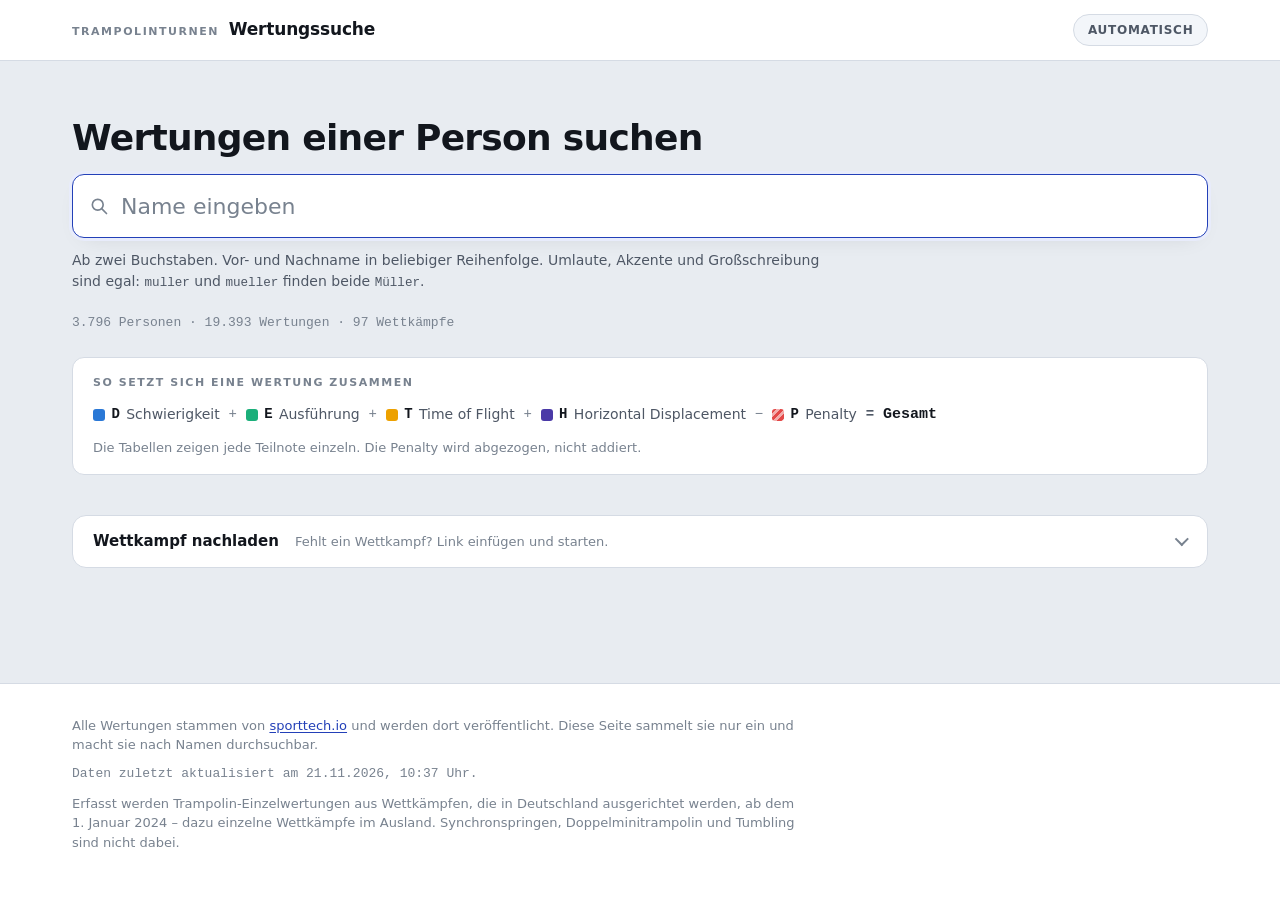
<file: index.html>
<!DOCTYPE html>
<html lang="de">
<head>
<meta charset="utf-8">
<meta name="viewport" content="width=device-width, initial-scale=1">
<title>Trampolin-Wertungssuche</title>

<!--
  Diese Datei ist nur eine Weiche.

  Die eigentliche Website liegt in docs/. Steht GitHub Pages unter
  Settings -> Pages auf Branch "main" und Ordner "/docs", wird diese Datei
  nie ausgeliefert - dann ist docs/index.html direkt die Startseite, und
  das ist der saubere Zustand.

  Steht Pages dagegen auf "/ (root)", landet man hier. Ohne diese Datei
  würde GitHub die README.md als Startseite rendern, und von der Suche
  wäre nichts zu sehen. Darum die Weiterleitung.
-->
<!--
  Die Weiterleitung nimmt Suchanfrage und Anker mit, sonst geht bei einem
  geteilten Link wie ?name=müller der Name verloren. Das Skript steht im
  head und greift vor dem meta-refresh; das refresh ist nur die Notlösung
  für abgeschaltetes JavaScript.
-->
<script>
  (function () {
    var ziel = 'docs/' + window.location.search + window.location.hash;
    window.location.replace(ziel);
  })();
</script>
<meta http-equiv="refresh" content="0; url=docs/">
<link rel="canonical" href="docs/">

<style>
  body {
    margin: 0;
    min-height: 100vh;
    display: grid;
    place-items: center;
    font-family: system-ui, -apple-system, "Segoe UI", Roboto, sans-serif;
    background: #e8ecf1;
    color: #12161d;
  }
  @media (prefers-color-scheme: dark) {
    body { background: #0f1216; color: #e9eef4; }
    a { color: #8ca6ff; }
  }
  .kasten { text-align: center; padding: 2rem; }
  p { margin: 0 0 .75rem; }
</style>
</head>
<body>
  <div class="kasten">
    <p>Die Wertungssuche wird geladen&nbsp;…</p>
    <p><a href="docs/" id="weiter">Weiter zur Suche</a></p>
  </div>
  <script>
    // Auch der Notfall-Link soll die Suchanfrage mitnehmen.
    document.getElementById('weiter').href =
      'docs/' + window.location.search + window.location.hash;
  </script>
</body>
</html>
</file>
<file: docs/style.css>
/* ===========================================================================
   Trampolin-Wertungssuche

   Gestaltungsidee: die Seite soll wie ein Messgerät aussehen, nicht wie eine
   Broschüre. Beim Trampolin ist die Flugzeit auf die Millisekunde gewertet,
   und die Gesamtnote ist eine echte Summe aus vier Teilnoten. Darum:

     - alle Zahlen in Tabellenschrift (Monospace, tabular-nums), damit
       Dezimalstellen untereinander stehen
     - Beschriftungen klein, gesperrt, in Großbuchstaben - wie auf einer Anzeige
     - die Tabelle wird durch Linien gegliedert, waagerecht nach Jahr und
       Wettkampf, senkrecht in Blöcke:
         Datum │ wo und was │ Platz │ Teilnoten │ Gesamt │ Quelle
     - genau eine farbige Stelle: die Teilnoten D, E, T, H und Penalty.
       Alles andere ist grau.

   Die Farben der Teilnoten sind nicht frei gewählt, sondern gegen Rot-Grün-
   und Blau-Gelb-Sehschwäche geprüft (Abstand im OKLab-Raum). Die Reihenfolge
   D - E - T - H - Penalty gehört zur Prüfung dazu; wer sie ändert, muss neu
   prüfen.
   =========================================================================== */

/* ---------------------------------------------------------------- Farben --- */

:root {
  color-scheme: light;

  /* Flächen und Schrift */
  --bg:         #e8ecf1;   /* kühles Hellgrau, wie Hallenboden bei Tageslicht */
  --flaeche:    #ffffff;
  --flaeche-2:  #f3f6fa;
  --flaeche-3:  #e9eef5;
  --schrift:    #12161d;
  --schrift-2:  #4e5765;
  --schrift-3:  #78828f;
  --linie:      #d5dbe4;
  --linie-2:    #e6eaf0;

  /* Bedienelemente */
  --akzent:     #2340b8;
  --akzent-hell:#e8ecfb;
  --fokus:      #2340b8;

  /* Teilnoten - geprüfte Reihenfolge D, E, T, H, Abzug */
  --n-d:     #2a78d6;
  --n-e:     #1baf7a;
  --n-t:     #eda100;
  --n-h:     #4a3aa7;
  --n-abzug: #e34948;

  --schatten: 0 1px 2px rgb(18 22 29 / 6%), 0 8px 24px -12px rgb(18 22 29 / 14%);

  /* Schriften. Keine Webfonts: die Seite soll ohne externe Abhängigkeit
     funktionieren und sofort da sein. */
  --sans: system-ui, -apple-system, "Segoe UI", Roboto, "Helvetica Neue",
          Arial, sans-serif;
  --mono: ui-monospace, "Cascadia Mono", "Segoe UI Mono", "SF Mono",
          Menlo, Consolas, "Liberation Mono", monospace;
}

/* Dunkel über die Systemeinstellung. Der :not()-Schutz lässt eine
   ausdrückliche Hell-Wahl gewinnen. */
@media (prefers-color-scheme: dark) {
  :root:not([data-theme="light"]) {
    color-scheme: dark;

    --bg:         #0f1216;
    --flaeche:    #171b21;
    --flaeche-2:  #1d222a;
    --flaeche-3:  #242b35;
    --schrift:    #e9eef4;
    --schrift-2:  #a3aebd;
    --schrift-3:  #76818f;
    --linie:      #2b323d;
    --linie-2:    #222831;

    --akzent:     #8ca6ff;
    --akzent-hell:#1b2335;
    --fokus:      #8ca6ff;

    /* Eigene Stufen für den dunklen Grund - keine automatische Umkehrung. */
    --n-d:     #3987e5;
    --n-e:     #199e70;
    --n-t:     #c98500;
    --n-h:     #9085e9;
    --n-abzug: #e66767;

    --schatten: 0 1px 2px rgb(0 0 0 / 40%), 0 10px 28px -14px rgb(0 0 0 / 60%);
  }
}

/* Dunkel über den Schalter - gewinnt in beide Richtungen. */
:root[data-theme="dark"] {
  color-scheme: dark;

  --bg:         #0f1216;
  --flaeche:    #171b21;
  --flaeche-2:  #1d222a;
  --flaeche-3:  #242b35;
  --schrift:    #e9eef4;
  --schrift-2:  #a3aebd;
  --schrift-3:  #76818f;
  --linie:      #2b323d;
  --linie-2:    #222831;

  --akzent:     #8ca6ff;
  --akzent-hell:#1b2335;
  --fokus:      #8ca6ff;

  --n-d:     #3987e5;
  --n-e:     #199e70;
  --n-t:     #c98500;
  --n-h:     #9085e9;
  --n-abzug: #e66767;

  --schatten: 0 1px 2px rgb(0 0 0 / 40%), 0 10px 28px -14px rgb(0 0 0 / 60%);
}

/* ------------------------------------------------------------ Grundlagen --- */

*, *::before, *::after { box-sizing: border-box; }

html { -webkit-text-size-adjust: 100%; }

body {
  margin: 0;
  background: var(--bg);
  color: var(--schrift);
  font-family: var(--sans);
  font-size: 1rem;
  line-height: 1.5;
  /* Verhindert, dass die Seite selbst seitlich scrollt - breite Tabellen
     scrollen in ihrem eigenen Kasten. */
  overflow-x: hidden;
  /* Hält den Fuß unten, auch wenn noch keine Ergebnisse da sind. */
  min-height: 100vh;
  display: flex;
  flex-direction: column;
}

main { flex: 1 0 auto; }

a { color: var(--akzent); text-decoration-thickness: 1px; text-underline-offset: 2px; }
a:hover { text-decoration-thickness: 2px; }

:focus-visible {
  outline: 2px solid var(--fokus);
  outline-offset: 2px;
  border-radius: 3px;
}

.begrenzt {
  width: 100%;
  max-width: 76rem;
  margin: 0 auto;
  padding-inline: clamp(1rem, 4vw, 2.5rem);
}

.sprungmarke {
  position: absolute;
  left: -9999px;
}
.sprungmarke:focus {
  left: 1rem; top: 1rem;
  z-index: 10;
  padding: .5rem .9rem;
  background: var(--flaeche);
  border: 2px solid var(--fokus);
  border-radius: 6px;
}

/* ----------------------------------------------------------------- Kopf --- */

.kopf {
  flex: none;
  border-bottom: 1px solid var(--linie);
  background: var(--flaeche);
}

.kopf-reihe {
  display: flex;
  align-items: center;
  justify-content: space-between;
  gap: 1rem;
  min-height: 3.75rem;
}

.marke { display: flex; align-items: baseline; gap: .6rem; flex-wrap: wrap; }

.marke-oben {
  font-size: .6875rem;
  font-weight: 650;
  letter-spacing: .14em;
  text-transform: uppercase;
  color: var(--schrift-3);
}

.marke-name {
  font-size: 1.0625rem;
  font-weight: 700;
  letter-spacing: -.01em;
}

.thema-schalter {
  font: inherit;
  font-size: .75rem;
  font-weight: 600;
  letter-spacing: .06em;
  text-transform: uppercase;
  color: var(--schrift-2);
  background: var(--flaeche-2);
  border: 1px solid var(--linie);
  border-radius: 999px;
  padding: .35rem .85rem;
  cursor: pointer;
}
.thema-schalter:hover { color: var(--schrift); border-color: var(--schrift-3); }

/* ----------------------------------------------------------------- Suche --- */

.suche { padding-block: clamp(2rem, 6vw, 3.5rem) 1.5rem; }

.suche h1 {
  margin: 0 0 1rem;
  font-size: clamp(1.5rem, 1.1rem + 2vw, 2.25rem);
  font-weight: 700;
  letter-spacing: -.02em;
  line-height: 1.15;
}

.feld-rahmen {
  position: relative;
  display: flex;
  align-items: center;
  background: var(--flaeche);
  border: 1px solid var(--linie);
  border-radius: 12px;
  box-shadow: var(--schatten);
}
.feld-rahmen:focus-within {
  border-color: var(--fokus);
  box-shadow: 0 0 0 3px var(--akzent-hell), var(--schatten);
}

.feld-lupe {
  flex: none;
  width: 1.25rem; height: 1.25rem;
  margin-inline: 1rem .25rem;
  color: var(--schrift-3);
}

.feld {
  flex: 1 1 auto;
  min-width: 0;
  font: inherit;
  font-size: clamp(1.0625rem, 1rem + .5vw, 1.375rem);
  color: var(--schrift);
  background: none;
  border: 0;
  padding: .9rem .5rem;
}
.feld:focus { outline: none; }
.feld::placeholder { color: var(--schrift-3); }
/* Das eigene X soll das vom Browser ersetzen. */
.feld::-webkit-search-cancel-button { display: none; }

.feld-leeren {
  flex: none;
  font: inherit;
  font-size: 1.5rem;
  line-height: 1;
  color: var(--schrift-3);
  background: none;
  border: 0;
  padding: 0 1rem;
  cursor: pointer;
}
.feld-leeren:hover { color: var(--schrift); }

.suchhilfe {
  margin: .75rem 0 0;
  font-size: .875rem;
  color: var(--schrift-2);
  max-width: 48rem;
}
.suchhilfe em { font-style: normal; font-family: var(--mono); font-size: .9em; }

.bestand {
  margin: 1.25rem 0 0;
  font-family: var(--mono);
  font-size: .8125rem;
  font-variant-numeric: tabular-nums;
  color: var(--schrift-3);
}

/* --------------------------------------------------------------- Formel --- */

.formel {
  background: var(--flaeche);
  border: 1px solid var(--linie);
  border-radius: 12px;
  padding: 1.1rem 1.25rem 1rem;
  margin-bottom: 2rem;
}

.formel-titel {
  margin: 0 0 .75rem;
  font-size: .6875rem;
  font-weight: 650;
  letter-spacing: .14em;
  text-transform: uppercase;
  color: var(--schrift-3);
}

.formel-zeile {
  display: flex;
  flex-wrap: wrap;
  align-items: center;
  gap: .4rem .55rem;
  margin: 0;
  font-size: .875rem;
}

.formel-zeile .op {
  font-family: var(--mono);
  color: var(--schrift-3);
}
.formel-zeile .gleich { font-weight: 700; color: var(--schrift-2); }

/* Der farbige Punkt trägt die Identität, die Schrift bleibt Textfarbe -
   so bleibt alles lesbar, auch wenn die Farbe nicht erkannt wird. */
.teil {
  display: inline-flex;
  align-items: center;
  gap: .4rem;
  color: var(--schrift-2);
  white-space: nowrap;
}
.teil b {
  font-family: var(--mono);
  font-weight: 700;
  color: var(--schrift);
}
.teil::before {
  content: "";
  width: .75rem; height: .75rem;
  border-radius: 3px;
  background: var(--farbe, var(--schrift-3));
}
.teil-d { --farbe: var(--n-d); }
.teil-e { --farbe: var(--n-e); }
.teil-t { --farbe: var(--n-t); }
.teil-h { --farbe: var(--n-h); }
.teil-abzug::before {
  background: repeating-linear-gradient(
    135deg,
    var(--n-abzug) 0 3px,
    color-mix(in srgb, var(--n-abzug) 45%, var(--flaeche)) 3px 6px);
}
.teil-gesamt::before { display: none; }
.teil-gesamt b { font-size: .9375rem; }

.formel-fuss {
  margin: .75rem 0 0;
  font-size: .8125rem;
  color: var(--schrift-3);
  max-width: 48rem;
}

/* ------------------------------------------------------- Zustandsmeldung --- */

.zustand:empty { display: none; }

.zustand {
  margin-bottom: 2rem;
  padding: 1.25rem 1.5rem;
  background: var(--flaeche);
  border: 1px solid var(--linie);
  border-radius: 12px;
  color: var(--schrift-2);
}
.zustand strong { color: var(--schrift); }
.zustand p { margin: 0; }
.zustand p + p { margin-top: .5rem; }
.zustand.fehler {
  border-color: var(--n-abzug);
  background: color-mix(in srgb, var(--n-abzug) 7%, var(--flaeche));
}
.zustand ul { margin: .5rem 0 0; padding-left: 1.25rem; }

.punkte::after {
  content: "…";
  animation: punkte 1.2s steps(4, end) infinite;
}
@keyframes punkte {
  0%   { clip-path: inset(0 100% 0 0); }
  100% { clip-path: inset(0 0 0 0); }
}
@media (prefers-reduced-motion: reduce) {
  .punkte::after { animation: none; }
}

/* ------------------------------------------------------- Trefferübersicht --- */

.treffer-kopf {
  display: flex;
  flex-wrap: wrap;
  align-items: baseline;
  gap: .5rem 1rem;
  margin-bottom: 1rem;
  padding-bottom: .5rem;
  border-bottom: 1px solid var(--linie);
}
.treffer-kopf h2 {
  margin: 0;
  font-size: .6875rem;
  font-weight: 650;
  letter-spacing: .14em;
  text-transform: uppercase;
  color: var(--schrift-3);
}
.treffer-kopf .anzahl {
  font-family: var(--mono);
  font-size: .8125rem;
  font-variant-numeric: tabular-nums;
  color: var(--schrift-2);
}

/* "Alle aufklappen" sitzt rechts außen in der Kopfzeile. */
.alle-knopf {
  margin-left: auto;
  font: inherit;
  font-size: .75rem;
  font-weight: 600;
  color: var(--akzent);
  background: none;
  border: 1px solid var(--linie);
  border-radius: 999px;
  padding: .3rem .8rem;
  cursor: pointer;
  white-space: nowrap;
}
.alle-knopf:hover { background: var(--flaeche); border-color: var(--akzent); }

/* ---------------------------------------------------------------- Person --- */

/*
   Jede Person ist ein <details>. Zugeklappt sieht man nur die
   Übersichtszeile - so bekommt man bei vielen Treffern zuerst einen
   Überblick und klappt dann gezielt auf.
*/
.person {
  background: var(--flaeche);
  border: 1px solid var(--linie);
  border-radius: 14px;
  margin-bottom: .625rem;
  overflow: hidden;
}
.person[open] {
  margin-bottom: 1.25rem;
  border-color: var(--schrift-3);
  box-shadow: var(--schatten);
}

.person-kopf {
  display: flex;
  flex-wrap: wrap;
  align-items: center;
  gap: .35rem 1.5rem;
  padding: .85rem 1.25rem;
  cursor: pointer;
  /* Das Standard-Dreieck des Browsers weg - wir zeichnen einen eigenen Pfeil. */
  list-style: none;
}
.person-kopf::-webkit-details-marker { display: none; }
.person-kopf:hover { background: var(--flaeche-2); }
.person-kopf:focus-visible {
  outline: 2px solid var(--fokus);
  outline-offset: -2px;
}

.person-links { flex: 1 1 16rem; min-width: 0; }

.person-titel {
  display: flex;
  align-items: baseline;
  flex-wrap: wrap;
  gap: .35rem .6rem;
}

.person-name {
  margin: 0;
  font-size: 1.0625rem;
  font-weight: 700;
  letter-spacing: -.015em;
}

.person-jahrgang {
  font-family: var(--mono);
  font-size: .75rem;
  font-variant-numeric: tabular-nums;
  color: var(--schrift-2);
  background: var(--flaeche-3);
  border-radius: 999px;
  padding: .1rem .5rem;
}

.person-verein {
  margin: .15rem 0 0;
  font-size: .8125rem;
  color: var(--schrift-2);
}

/* Die Kennzahlen aus dem Suchindex - rechts in der Übersichtszeile. */
.person-zahlen {
  display: flex;
  flex-wrap: wrap;
  gap: .25rem 1.5rem;
}

.person-zahl {
  display: flex;
  flex-direction: column;
  min-width: 4.25rem;
}

.person-zahl-titel {
  font-size: .5625rem;
  font-weight: 650;
  letter-spacing: .1em;
  text-transform: uppercase;
  color: var(--schrift-3);
}

.person-zahl-wert {
  font-family: var(--mono);
  font-size: .9375rem;
  font-weight: 600;
  font-variant-numeric: tabular-nums;
  white-space: nowrap;
}

/* Der Pfeil ganz rechts, dreht sich beim Aufklappen. */
.person-pfeil {
  flex: none;
  width: .6rem; height: .6rem;
  border-right: 2px solid var(--schrift-3);
  border-bottom: 2px solid var(--schrift-3);
  transform: rotate(45deg);
  transform-origin: center;
  margin-top: -.3rem;
  transition: transform .15s ease;
}
.person[open] .person-pfeil {
  transform: rotate(225deg);
  margin-top: .2rem;
}
.person-kopf:hover .person-pfeil {
  border-color: var(--schrift);
}
@media (prefers-reduced-motion: reduce) {
  .person-pfeil { transition: none; }
}

/* Ladehinweis und Fehler innerhalb einer aufgeklappten Person. */
.person-laedt,
.person-fehler {
  padding: 1rem 1.25rem 1.25rem;
  font-size: .875rem;
  color: var(--schrift-2);
  border-top: 1px solid var(--linie-2);
}
.person-fehler { color: var(--n-abzug); }
.person-nation {
  font-family: var(--mono);
  font-weight: 700;
  letter-spacing: .04em;
}
.person-nation + .person-nation::before { content: " · "; font-weight: 400; }

/* Frühere Vereinsangaben derselben Person - zurückhaltend. */
.person-frueher { color: var(--schrift-3); }

/* Kennzahlen-Kacheln */
.kacheln {
  display: grid;
  grid-template-columns: repeat(auto-fit, minmax(7rem, 1fr));
  gap: 1px;
  background: var(--linie-2);
  border-block: 1px solid var(--linie-2);
}

.kachel {
  background: var(--flaeche-2);
  padding: .7rem 1rem .8rem;
}

.kachel-oben {
  display: flex;
  align-items: center;
  gap: .35rem;
  font-size: .625rem;
  font-weight: 650;
  letter-spacing: .1em;
  text-transform: uppercase;
  color: var(--schrift-3);
  /* Bewusst kein nowrap: auf schmalen Geräten wird sonst
     "Bestwert Gesamt" abgeschnitten. */
  line-height: 1.3;
}
.kachel-oben::before {
  content: "";
  flex: none;
  width: .5rem; height: .5rem;
  border-radius: 2px;
  background: var(--farbe);
}
.kachel-oben:not([style]):not(.mit-farbe)::before { display: none; }

.kachel-wert {
  margin-top: .15rem;
  font-family: var(--mono);
  font-size: 1.0625rem;
  font-weight: 600;
  font-variant-numeric: tabular-nums;
  color: var(--schrift);
}
/* Eigene Zeile, sonst liest sich "3 15 Übungen" wie eine einzige Zahl. */
.kachel-zusatz {
  display: block;
  font-family: var(--sans);
  font-size: .75rem;
  font-weight: 400;
  line-height: 1.3;
  color: var(--schrift-3);
}

/* --------------------------------------------------------------- Tabelle --- */

.tabelle-rahmen {
  overflow-x: auto;
  /* Scrollt nur hier, nie die ganze Seite. */
  -webkit-overflow-scrolling: touch;
}

table {
  width: 100%;
  border-collapse: collapse;
  font-size: .8125rem;
}

thead th {
  position: sticky;
  top: 0;
  z-index: 1;
  background: var(--flaeche);
  text-align: left;
  font-size: .625rem;
  font-weight: 650;
  letter-spacing: .09em;
  text-transform: uppercase;
  color: var(--schrift-3);
  padding: .7rem .45rem;
  border-bottom: 1px solid var(--linie);
  white-space: nowrap;
}
thead th.rechts { text-align: right; }

tbody td {
  padding: .55rem .45rem;
  border-bottom: 1px solid var(--linie-2);
  vertical-align: baseline;
}
tbody tr:last-child td { border-bottom: 0; }
tbody tr:hover td { background: var(--flaeche-2); }

/* ------------------------------------------------- Gliederung der Tabelle --- */

/*
   Zwei Ebenen, damit man sich in einer langen Laufbahn zurechtfindet:
   das Jahresband trennt die Jahre, die kräftige Linie die Wettkämpfe.
*/

.jahr-band td {
  padding: 1.5rem .6rem .4rem;
  border-bottom: 0;
  border-top: 1px solid var(--linie);
  background: none;
}
.jahr-band:hover td { background: none; }
/* Ganz oben braucht es weder Linie noch den großen Abstand. */
tbody tr.jahr-band:first-child td {
  padding-top: .35rem;
  border-top: 0;
}

.jahr-zahl {
  display: inline-block;
  font-family: var(--mono);
  font-size: .75rem;
  font-weight: 700;
  letter-spacing: .12em;
  font-variant-numeric: tabular-nums;
  color: var(--schrift-2);
  background: var(--flaeche-3);
  border-radius: 999px;
  padding: .15rem .7rem;
}

/* Erste Zeile eines Wettkampfs: eine kräftige Linie darüber. Die Zeilen
   innerhalb eines Wettkampfs trennt nur die feine Linie, dadurch gehören
   sie sichtbar zusammen.

   Die 2px sind nötig, nicht Geschmack: bei border-collapse gewinnt zwischen
   zwei aneinanderstoßenden Rändern der breitere. Mit 1px würde die helle
   Unterkante der Zeile darüber die Trennlinie überdecken. */
tr.wk-start td {
  border-top: 2px solid var(--schrift-3);
}
/* Nach einem Jahresband braucht es die Linie nicht noch einmal. */
.jahr-band + tr.wk-start td { border-top: 0; }
tbody tr:first-child td { border-top: 0; }

/* -------------------------------------------- Senkrechte Trennlinien --- */

/*
   Die Tabelle zerfällt in Blöcke, die inhaltlich zusammengehören:

     Datum │ Event  Wettkampf  Durchgang │ Platz │ D  E  T  H  Penalty │ Gesamt │ Quelle
            wann und wo                    Rang    die Teilnoten         Summe    Nachweis

   Die Linie steht jeweils links von der Spalte, die einen neuen Block
   eröffnet.
*/
thead th.trenner,
tbody td.trenner {
  border-left: 1px solid var(--linie);
}
/* Im Kopf etwas kräftiger, damit die Gliederung sofort ins Auge fällt. */
thead th.trenner { border-left-color: var(--schrift-3); }

/* Die Übungsnummer steht in derselben Spalte wie der Durchgang, nur
   zurückgenommen - "Qualifikation · Übung 2". */
.uebung-zusatz {
  font-family: var(--mono);
  font-variant-numeric: tabular-nums;
  color: var(--schrift-3);
  white-space: nowrap;
}

.zahl {
  font-family: var(--mono);
  font-variant-numeric: tabular-nums;
  text-align: right;
  white-space: nowrap;
}
.zahl.leer { color: var(--schrift-3); }

.gesamt-zelle {
  font-family: var(--mono);
  font-variant-numeric: tabular-nums;
  font-weight: 700;
  text-align: right;
  white-space: nowrap;
}

.datum-zelle {
  font-family: var(--mono);
  font-variant-numeric: tabular-nums;
  color: var(--schrift-2);
  white-space: nowrap;
}

.event-zelle { min-width: 11rem; }
.event-name { display: block; }
.wettkampf-zelle { min-width: 9rem; color: var(--schrift-2); }
.durchgang-zelle { white-space: nowrap; color: var(--schrift-2); }

.platz-zelle {
  font-family: var(--mono);
  font-variant-numeric: tabular-nums;
  text-align: right;
  white-space: nowrap;
}
/* Die ersten drei Plätze bekommen etwas Gewicht - mehr braucht es nicht. */
.platz-1, .platz-2, .platz-3 { font-weight: 700; }

.link-zelle a {
  font-size: .75rem;
  white-space: nowrap;
}

/* ------------------------------------------------------------ Mobilansicht --- */

/* Unter 820px wird aus jeder Tabellenzeile eine kleine Karte. Die Spalten-
   überschriften kommen per data-spalte vor den Wert. */
@media (max-width: 820px) {
  .tabelle-rahmen { overflow-x: visible; }

  /* Der Pfeil würde sonst in eine eigene Zeile unter die Kennzahlen
     rutschen. Fest nach rechts oben, neben den Namen. */
  .person-kopf {
    position: relative;
    padding-right: 2.5rem;
  }
  .person-pfeil {
    position: absolute;
    right: 1.1rem;
    top: 1.15rem;
    margin-top: 0;
  }
  .person[open] .person-pfeil { top: 1.35rem; margin-top: 0; }

  /* Vier Kennzahlen nebeneinander sind auf dem Handy zu eng - zwei Reihen. */
  .person-zahlen { gap: .5rem 1.25rem; }
  .person-zahl { min-width: 3.75rem; }

  table, thead, tbody, tr, td { display: block; width: 100%; }
  thead { display: none; }

  tbody tr {
    padding: .9rem 1.25rem 1rem;
    border-bottom: 1px solid var(--linie);
  }
  tbody tr:last-child { border-bottom: 0; }
  tbody tr:hover td { background: none; }

  /* Das Jahresband wird zur Zwischenüberschrift über den Karten. */
  .jahr-band { padding: 1.25rem 1.25rem .4rem; border-bottom: 0; }
  .jahr-band td { padding: 0; display: block; }
  .jahr-band td::before { content: none; }

  /* Die Trennlinie gehört in der Kartenansicht an die Karte, nicht an die
     einzelne Zelle. Senkrechte Linien ergeben hier keinen Sinn. */
  tr.wk-start td { border-top: 0; }
  tr.wk-start { border-top: 2px solid var(--schrift-3); }
  .jahr-band + tr.wk-start { border-top: 0; }
  tbody tr:first-child { border-top: 0; }

  tbody td {
    display: flex;
    justify-content: space-between;
    align-items: baseline;
    gap: 1rem;
    padding: .2rem 0;
    border: 0;
    text-align: left;
  }
  thead th.trenner, tbody td.trenner { border-left: 0; }
  tbody td::before {
    content: attr(data-spalte);
    flex: none;
    font-size: .625rem;
    font-weight: 650;
    letter-spacing: .09em;
    text-transform: uppercase;
    color: var(--schrift-3);
  }
  tbody td.zahl, tbody td.gesamt-zelle, tbody td.platz-zelle { text-align: right; }

  /* Datum, Event und Wettkampf bilden den Kartenkopf. */
  tbody td.datum-zelle {
    display: block;
    font-size: .6875rem;
    letter-spacing: .06em;
    text-transform: uppercase;
    color: var(--schrift-3);
    margin-bottom: .1rem;
  }
  tbody td.datum-zelle::before { content: none; }

  tbody td.event-zelle {
    display: block;
    font-size: 1rem;
    font-weight: 650;
    color: var(--schrift);
    margin-bottom: .1rem;
  }
  tbody td.event-zelle::before { content: none; }

  tbody td.wettkampf-zelle {
    display: block;
    margin-bottom: .5rem;
  }
  tbody td.wettkampf-zelle::before { content: none; }

  /* Die vier Teilnoten und der Abzug als eine Zeile aus fünf Spalten,
     statt als fünf Zeilen untereinander. */
  tbody td.zahl {
    display: inline-flex;
    flex-direction: column;
    align-items: flex-start;
    gap: 0;
    width: 20%;
    padding-top: .5rem;
  }
  tbody td.zahl::before { margin-bottom: .1rem; }

  tbody td.gesamt-zelle {
    margin-top: .5rem;
    padding-top: .5rem;
    border-top: 1px solid var(--linie-2);
    font-size: 1rem;
  }
}

/* ------------------------------------------------- Wettkampf nachladen --- */

/* Zugeklappt eine unauffällige Zeile unter den Ergebnissen - das ist der
   Ausnahmefall, nicht der Alltag. */
.nachladen {
  margin-top: 2.5rem;
  background: var(--flaeche);
  border: 1px solid var(--linie);
  border-radius: 14px;
  overflow: hidden;
}
.nachladen[open] {
  border-color: var(--schrift-3);
  box-shadow: var(--schatten);
}

.nachladen-kopf {
  display: flex;
  align-items: center;
  flex-wrap: wrap;
  gap: .25rem 1rem;
  padding: .9rem 1.25rem;
  cursor: pointer;
  list-style: none;
}
.nachladen-kopf::-webkit-details-marker { display: none; }
.nachladen-kopf:hover { background: var(--flaeche-2); }
.nachladen-kopf:focus-visible { outline: 2px solid var(--fokus); outline-offset: -2px; }

.nachladen-titel {
  font-size: .9375rem;
  font-weight: 650;
}
.nachladen-unten {
  flex: 1 1 auto;
  font-size: .8125rem;
  color: var(--schrift-3);
}

.nachladen-inhalt {
  padding: 0 1.25rem 1.25rem;
  border-top: 1px solid var(--linie-2);
  max-width: 34rem;
}

.nachladen-text,
.nachladen-fuss {
  font-size: .8125rem;
  color: var(--schrift-2);
  margin: 1rem 0;
}
.nachladen-fuss { color: var(--schrift-3); margin-bottom: 0; }

.feld-block { display: block; margin-bottom: .9rem; }

.feld-titel {
  display: block;
  font-size: .625rem;
  font-weight: 650;
  letter-spacing: .1em;
  text-transform: uppercase;
  color: var(--schrift-3);
  margin-bottom: .3rem;
}

.feld-klein {
  display: block;
  width: 100%;
  font: inherit;
  font-size: .875rem;
  color: var(--schrift);
  background: var(--flaeche-2);
  border: 1px solid var(--linie);
  border-radius: 8px;
  padding: .55rem .7rem;
}
.feld-klein:focus {
  outline: none;
  border-color: var(--fokus);
  box-shadow: 0 0 0 3px var(--akzent-hell);
}

.nachladen-hinweis {
  margin: 0 0 .75rem;
  font-size: .8125rem;
  color: var(--schrift-2);
  min-height: 1.2em;
}
.nachladen-hinweis.fehler { color: var(--n-abzug); }

.nachladen-knopf {
  font: inherit;
  font-size: .875rem;
  font-weight: 650;
  color: #fff;
  background: var(--akzent);
  border: 0;
  border-radius: 8px;
  padding: .6rem 1.2rem;
  cursor: pointer;
}
.nachladen-knopf:hover { filter: brightness(1.1); }
.nachladen-knopf:focus-visible { outline: 2px solid var(--fokus); outline-offset: 2px; }

/* Im dunklen Schema ist der Akzent hell - dann braucht die Schrift dunkel. */
@media (prefers-color-scheme: dark) {
  :root:not([data-theme="light"]) .nachladen-knopf { color: #0f1216; }
}
:root[data-theme="dark"] .nachladen-knopf { color: #0f1216; }

/* ----------------------------------------------------------------- Fuß --- */

.fuss {
  flex: none;
  margin-top: 3rem;
  padding-block: 2rem 3rem;
  border-top: 1px solid var(--linie);
  background: var(--flaeche);
  font-size: .8125rem;
  color: var(--schrift-3);
}
.fuss p { margin: 0 0 .6rem; max-width: 46rem; }
.fuss p:last-child { margin-bottom: 0; }
.fuss-stand { font-family: var(--mono); font-variant-numeric: tabular-nums; }

/* ----------------------------------------------------------- Mehr-Knopf --- */

.mehr {
  display: block;
  width: 100%;
  font: inherit;
  font-size: .8125rem;
  font-weight: 600;
  color: var(--akzent);
  background: var(--flaeche-2);
  border: 0;
  border-top: 1px solid var(--linie);
  padding: .8rem;
  cursor: pointer;
}
.mehr:hover { background: var(--flaeche-3); }
</file>
